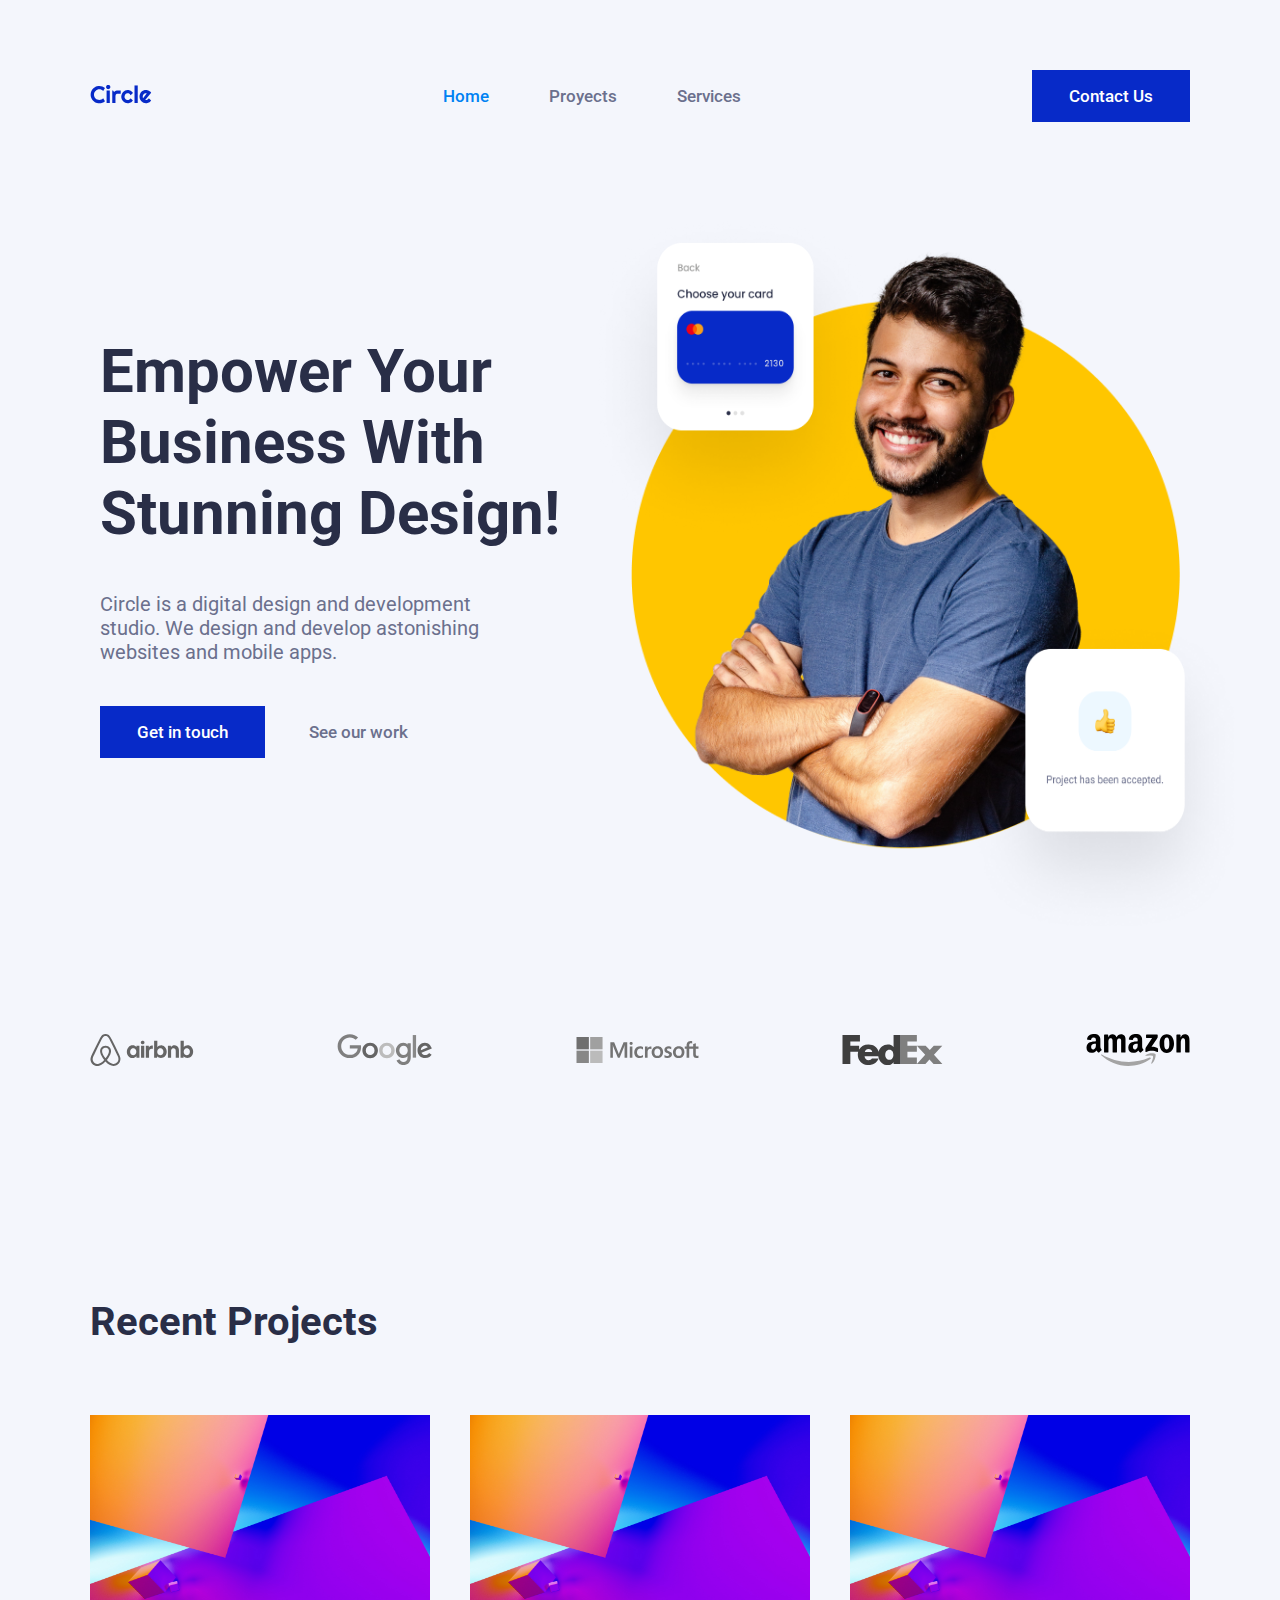
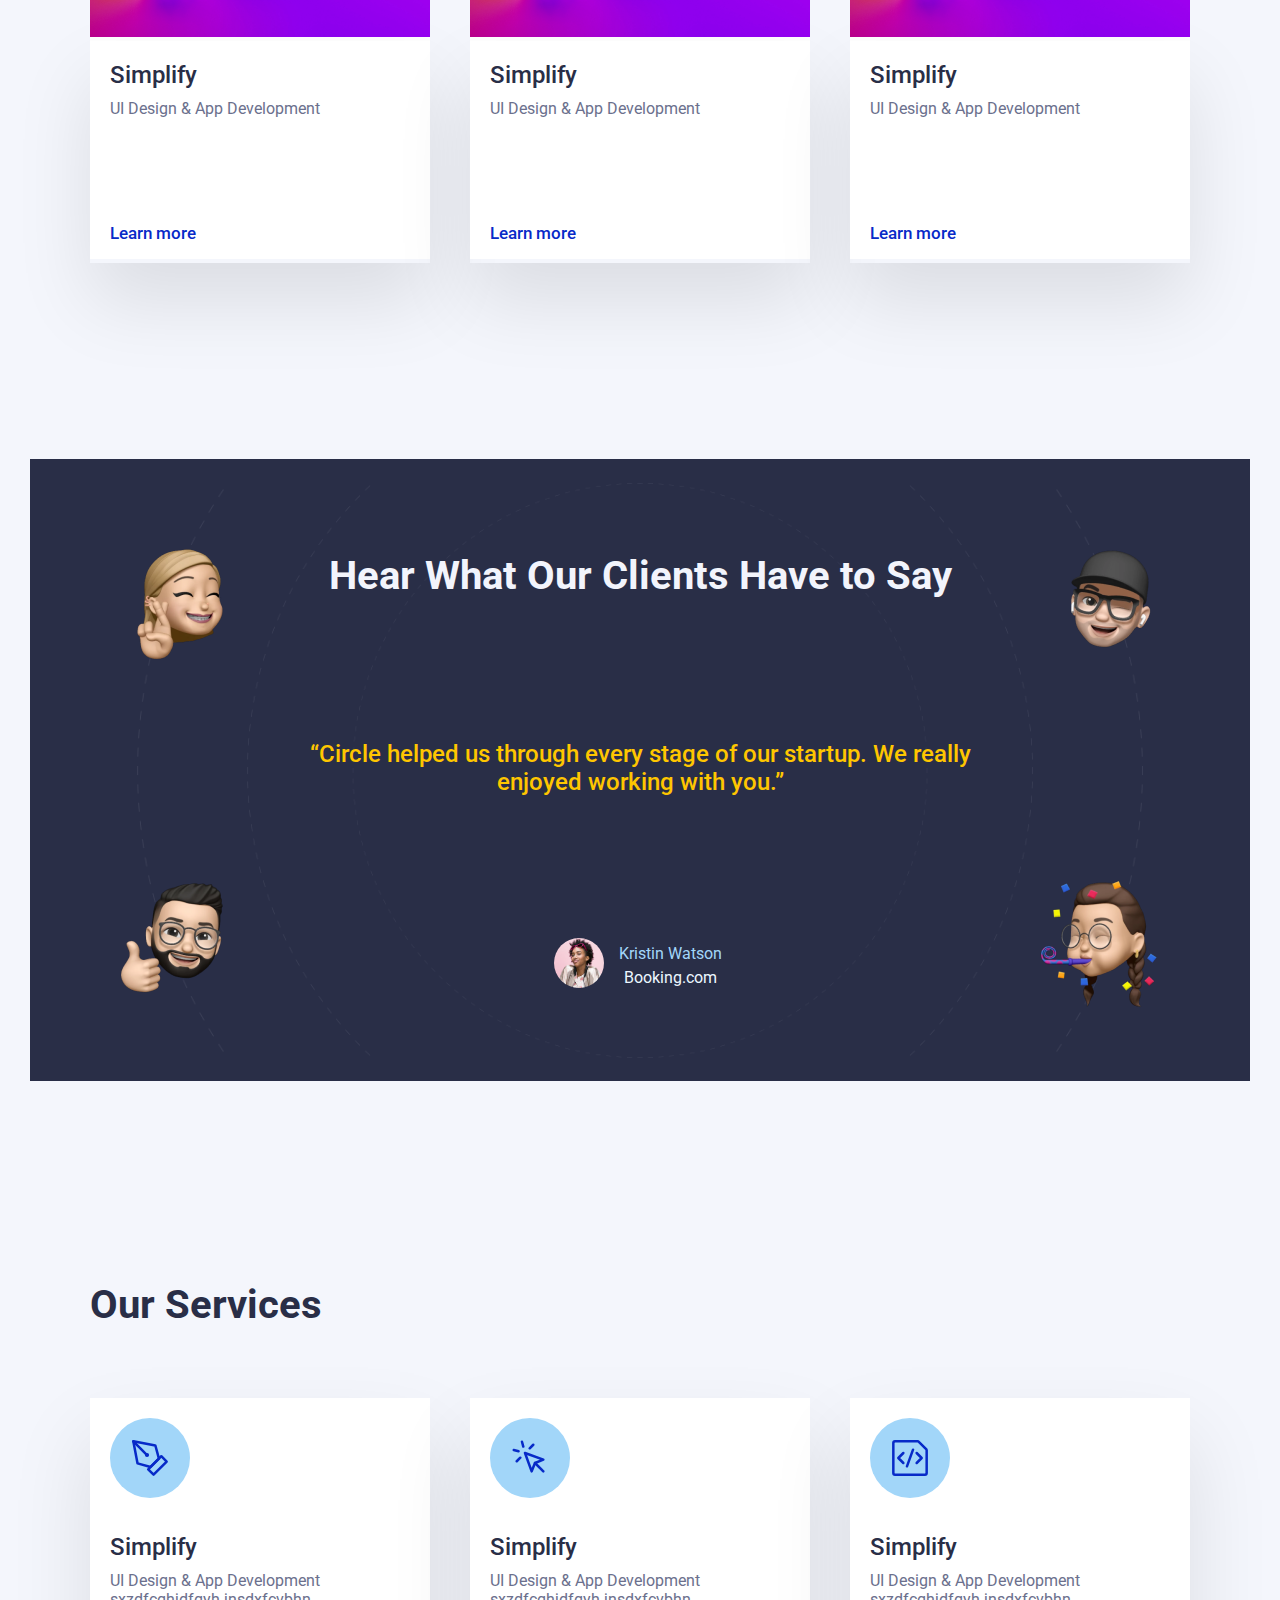
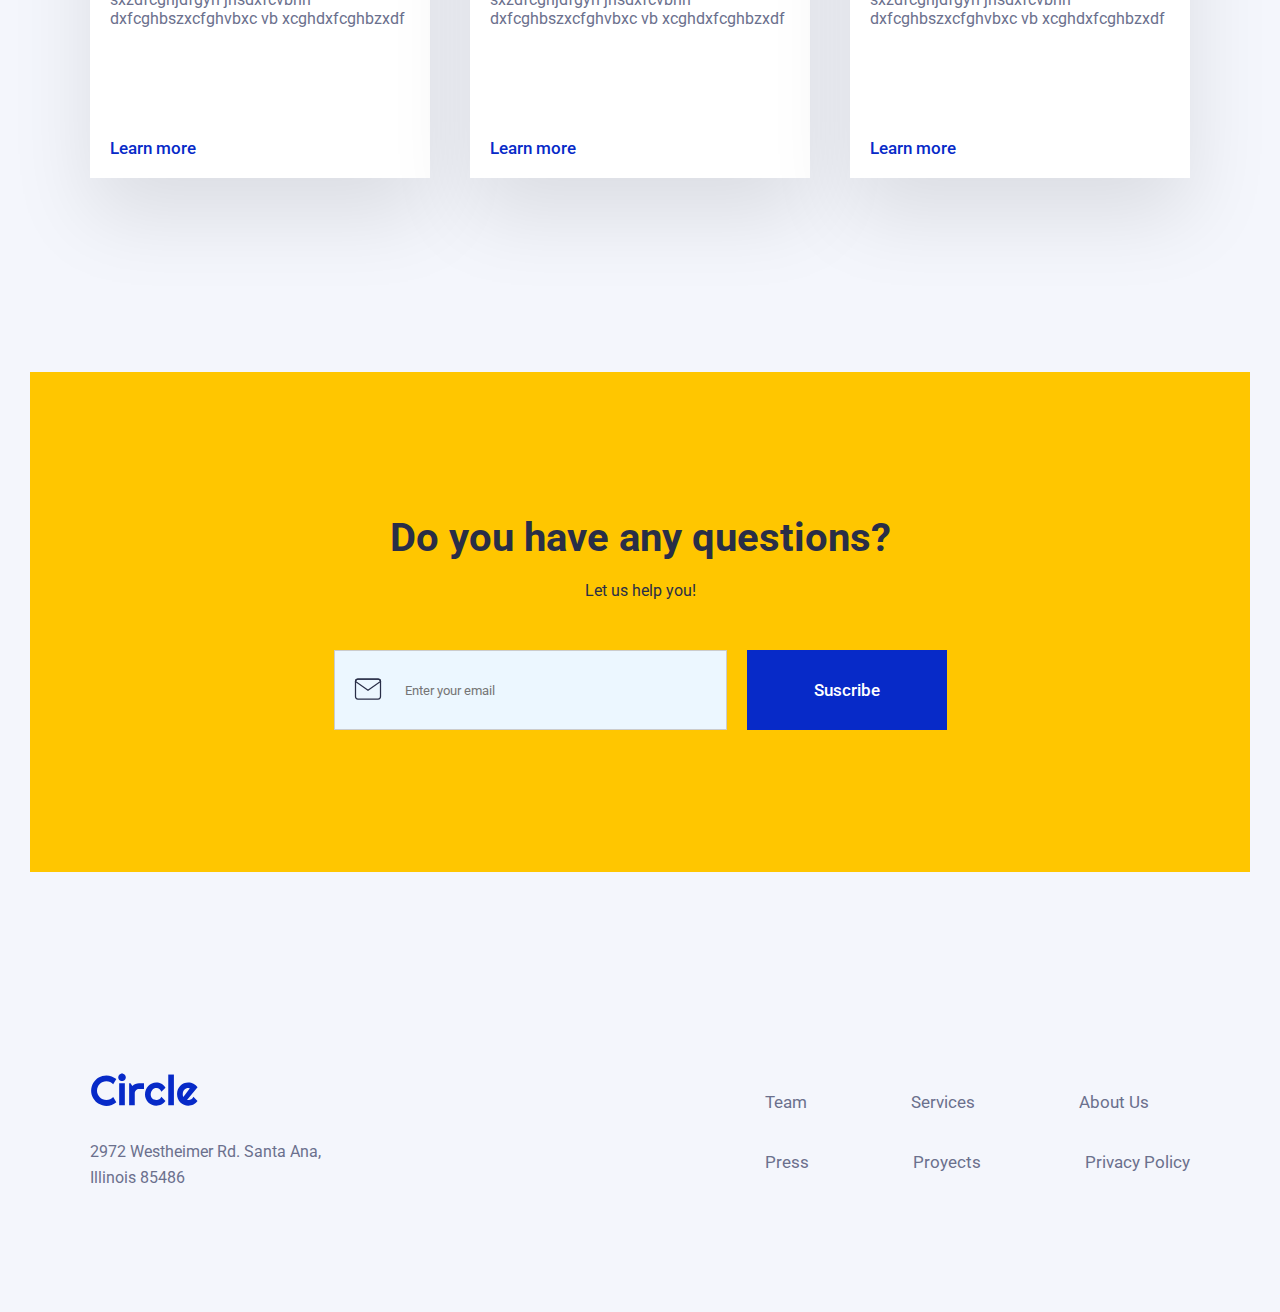
<file: index.html>
<!DOCTYPE html>
<html lang="es">
<head>
    <meta charset="UTF-8">
    <meta name="viewport" content="width=device-width, initial-scale=1.0">
    <title>Home Page MID-TERM proyect - Ana García Carrasco</title>
    <link rel="stylesheet" href="css/styles.css">
    <link href="https://fonts.googleapis.com/css2?family=Roboto:wght@100;300;400;500;700;900&display=swap" rel="stylesheet">
</head>
<body class="flex-container">
        <header class="navbar flex-item">
            <div class="container-navbar">
                <div class="navbar-logo">
                    <img src="img/logos/circle.svg" alt="">
                </div>
                <nav class="navbar-nav">
                    <a class="active" href="./index.html">Home</a>
                    <a href="./proyect.html">Proyects</a>
                    <a href="">Services</a>
                </nav>
                <div class="navbar-btn">
                    <button class="btn">Contact Us</button>
                </div>    
            </div>
        </header>
        <main class="main">
            <section class="heroSection flex-item">
                <div class="container-heroSection">
                    <div class="heroSection-content">
                        <h1>Empower Your Business With Stunning Design!</h1>
                        <p class="bodyIntroText-regular">Circle is a digital design and development studio. We design and develop astonishing websites and mobile apps.</p>
                        <div>
                            <button class="btn">Get in touch</button>
                            <a href="">See our work</a>
                        </div>

                    </div>
                    <div class="heroSection-image">
                        <img class="imagen-chico" src="./img/hero-section/hero-image.png" alt="">
                        <img class="heroSection-image-card-1" src="img/hero-section/card-1.png" alt="">
                        <img class="heroSection-image-card-2" src="img/hero-section/card-2.png" alt="">
                    </div>
                </div>
            </section>
            <section class="flex-item">
                <div class="clientSection">
                    <img src="./img/logos/airbnb-logo.svg" alt="">
                    <img src="./img/logos/google-logo.svg" alt="">
                    <img src="./img/logos/microsoft-logo.svg" alt="">
                    <img src="./img/logos/fedex-logo.svg" alt="">
                    <img src="./img/logos/amazon-logo.svg" alt="">

                </div>
            </section>
            <section class="flex-item">
                <div class="container-cards">
                    <h3>Recent Projects</h3>
                    <div class="Section-CARDS">
                        <div class="card-1">
                            <img class="card-img" src="./img/projects-section/1.jpg" alt=""> 
                            <div class="card-text">
                                <div>
                                    <p class="bodyIntroText-medium">Simplify</p>
                                    <p>UI Design & App Development</p>    
                                </div>
                                <a class="card-learnMore" href="">Learn more</a>
                            </div>                           
                        </div>
                        <div class="card-1">
                            <img class="card-img" src="./img/projects-section/1.jpg" alt=""> 
                            <div class="card-text">
                                <div>
                                    <p class="bodyIntroText-medium">Simplify</p>
                                    <p>UI Design & App Development</p>    
                                </div>
                                <a class="card-learnMore" href="">Learn more</a>
                            </div>                           
                        </div>
                        <div class="card-1">
                            <img class="card-img" src="./img/projects-section/1.jpg" alt=""> 
                            <div class="card-text">
                                <div>
                                    <p class="bodyIntroText-medium">Simplify</p>
                                    <p>UI Design & App Development</p>    
                                </div>
                                <a class="card-learnMore" href="">Learn more</a>
                            </div>                           
                        </div>
                    </div>    
                </div>
            </section>
            <section class="testimonialSection flex-item-2">
                    <div class="testimonialSection-texto">
                        <h3>Hear What Our Clients Have to Say</h3>
                        <p class="bodyIntroText-medium amarillo">“Circle helped us through every stage of our startup. We really enjoyed working with you.”</p>
                        <div class="clients-information">
                            <img src="./img/testimonial-section/profile.png" alt="">
                            <div>
                                <p>Kristin Watson</p>
                                <p>Booking.com</p>
                            </div>
                        </div>
                    </div>
                    <img class="emoji-1" src="./img/testimonial-section/memoji-1.png" alt="">
                    <img class="emoji-2" src="./img/testimonial-section/memoji-2.png" alt="">
                    <img class="emoji-3" src="./img/testimonial-section/memoji-3.png" alt="">
                    <img class="emoji-4" src="./img/testimonial-section/memoji-4.png" alt="">    
            </section>

            <section class="flex-item">
                <div class="container-cards">
                    <h3>Our Services</h3>
                    <div class="Section-CARDS">
                        <div class="card-2">
                            <img class="card-img-log" src="./img/services-section/icons/1.svg" alt="">                            
                            <div class="card-text-2">
                                <div>
                                    <p class="bodyIntroText-medium">Simplify</p>
                                    <p class="">UI Design & App Development sxzdfcghjdfgyh jnsdxfcvbhn dxfcghbszxcfghvbxc vb xcghdxfcghbzxdf</p>    
                                </div>
                            </div>
                            <a class="card-learnMore" href="">Learn more</a>                           
                        </div>
                        <div class="card-2">
                            <img class="card-img-log" src="./img/services-section/icons/2.svg" alt="">                            
                            <div class="card-text-2">
                                <div>
                                    <p class="bodyIntroText-medium">Simplify</p>
                                    <p class="">UI Design & App Development sxzdfcghjdfgyh jnsdxfcvbhn dxfcghbszxcfghvbxc vb xcghdxfcghbzxdf</p>    
                                </div>
                            </div>
                            <a class="card-learnMore" href="">Learn more</a>                           
                        </div>
                        <div class="card-2">
                            <img class="card-img-log" src="./img/services-section/icons/3.svg" alt="">                            
                            <div class="card-text-2">
                                <div>
                                    <p class="bodyIntroText-medium">Simplify</p>
                                    <p class="">UI Design & App Development sxzdfcghjdfgyh jnsdxfcvbhn dxfcghbszxcfghvbxc vb xcghdxfcghbzxdf</p>    
                                </div>
                            </div>
                            <a class="card-learnMore" href="">Learn more</a>                           
                        </div>
                    </div>    
                </div>
            </section>

            <section class="ctaSection flex-item-2">
                    <h3>Do you have any questions?</h3>
                    <p>Let us help you!</p>
                    <div>
                        <div class="textfield-div">
                            <div class="textfield-icon"></div>
                            <input class="textfield-input" type="text" placeholder="Enter your email"> 
                        </div>
                        <button class="btn">Suscribe</button>  
                    </div>
            </section>
        </main>
        <footer class="footer flex-item">
            <div class="footer-container">
                <div class="footer-content">
                    <img src="img/logos/circle.svg" alt="">
                    <p>2972 Westheimer Rd. Santa Ana, <br> Illinois 85486 </p>
                </div>
                <div class="footer-links">
                    <div>
                        <a href="">Team</a>
                        <a href="">Services</a>
                        <a href="">About Us</a>
                    </div>
                    <div>
                        <a href="">Press</a>
                        <a href="">Proyects</a>
                        <a href="">Privacy Policy</a>
                    </div>
                </div>
            </div>
        </footer>   
</body>
</html>
</file>
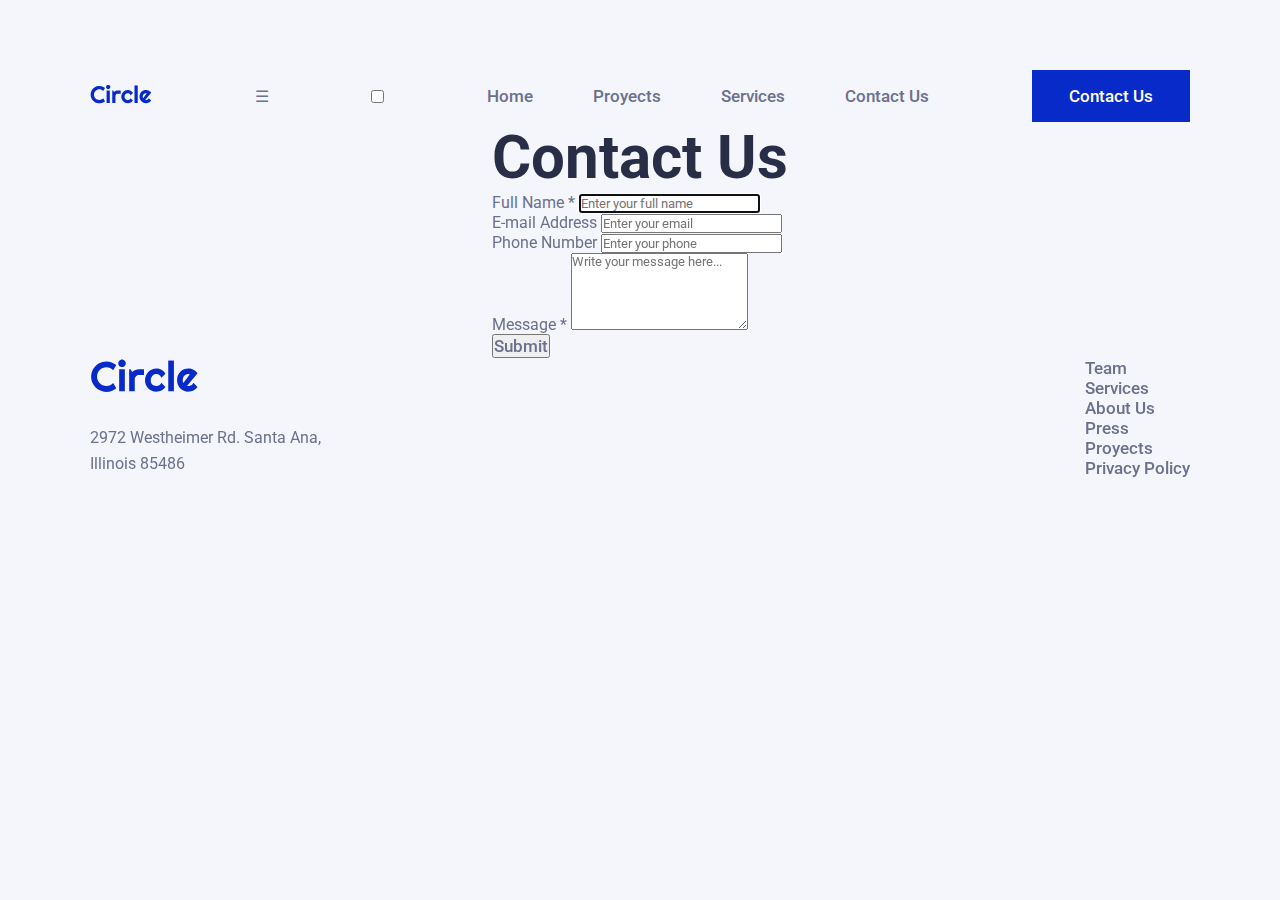
<file: contact.html>
<!DOCTYPE html>
<html lang="es">
<head>
    <meta charset="UTF-8">
    <meta name="viewport" content="width=device-width, initial-scale=1.0">
    <title>Contact page MID-TERM proyect - Ana García Carrasco</title>
    <link rel="stylesheet" href="css/styles.css">
    <link href="https://fonts.googleapis.com/css2?family=Roboto:wght@100;300;400;500;700;900&display=swap" rel="stylesheet">
</head>
<body class="flex-container">
    <header class="navbar flex-item">
        <div class="container-navbar">
            <div class="navbar-logo">
                <img src="img/logos/circle.svg" alt="">
            </div>
            <label for="toggle">&#9776;</label>
            <input type="checkbox" id="toggle"/>
            <nav class="navbar-nav menu">
                <a href="./index.html">Home</a>
                <a href="./proyect.html">Proyects</a>
                <a class="not-active" href="">Services</a>
                <a id="nav-contact" href="./contact.html">Contact Us</a>
            </nav>
            <div class="navbar-btn">
                <a href="./contact.html" target="_self"><button id="btn-enlace-form" class="btn">Contact Us</button></a>
            </div>    
        </div>
    </header>
        <main class="main flex-item">
<!-- CONTACT FORM -->
            <div class="contact-section">
                <h1 class="contact-us">Contact Us</h1>
                <form action="" id="contact-form" name="contact-form">
                    <div class="form-marginBot full">
                        <label>Full Name *</label>
                        <input id="name" class="input-form form-inputs" type="text" name="name" placeholder="Enter your full name" required autofocus>
                        <!-- pattern="^[A-ZÀ]{1}[a-zA-ZÀ-ÿ\u00f1\u00d1\s]{2,40}$" -->
                    </div>
                    <div class="form-marginBot mid-imput-form">
                            <label>E-mail Address</label>
                            <input id="email" class="input-form form-inputs" type="email" name="email"  placeholder="Enter your email" value="" required>
                            <!-- pattern="[a-zA-Z0-9_]+([.][a-zA-Z0-9_]+)*@[a-zA-Z0-9_]+([.][a-zA-Z0-9_]+)*[.][a-zA-Z]{2,5}" -->
                    </div>
                    <div class="form-marginBot mid-imput-form">
                        <label>Phone Number</label>
                        <input id="phone" class="input-form form-inputs" type="number" name="phone"  placeholder="Enter your phone" value="">
                    </div>
                    <div class="form-marginBot full">
                        <label>Message *</label>
                        <textarea id="message" class="full form-inputs" name="message" rows="5"  placeholder="Write your message here..." required></textarea>
                    </div>
                    <div class="full">
                        <button id="btn-submit" class="full btn-form" type="submit">Submit</button>
                    </div>
                </form>
            </div>
    <!-- End #contact-form -->
        </main>
        <footer id="id-footer" class="footer flex-item">
        </footer>

        <script src="./js/contact.js"></script>     
</body>
</html>
</file>
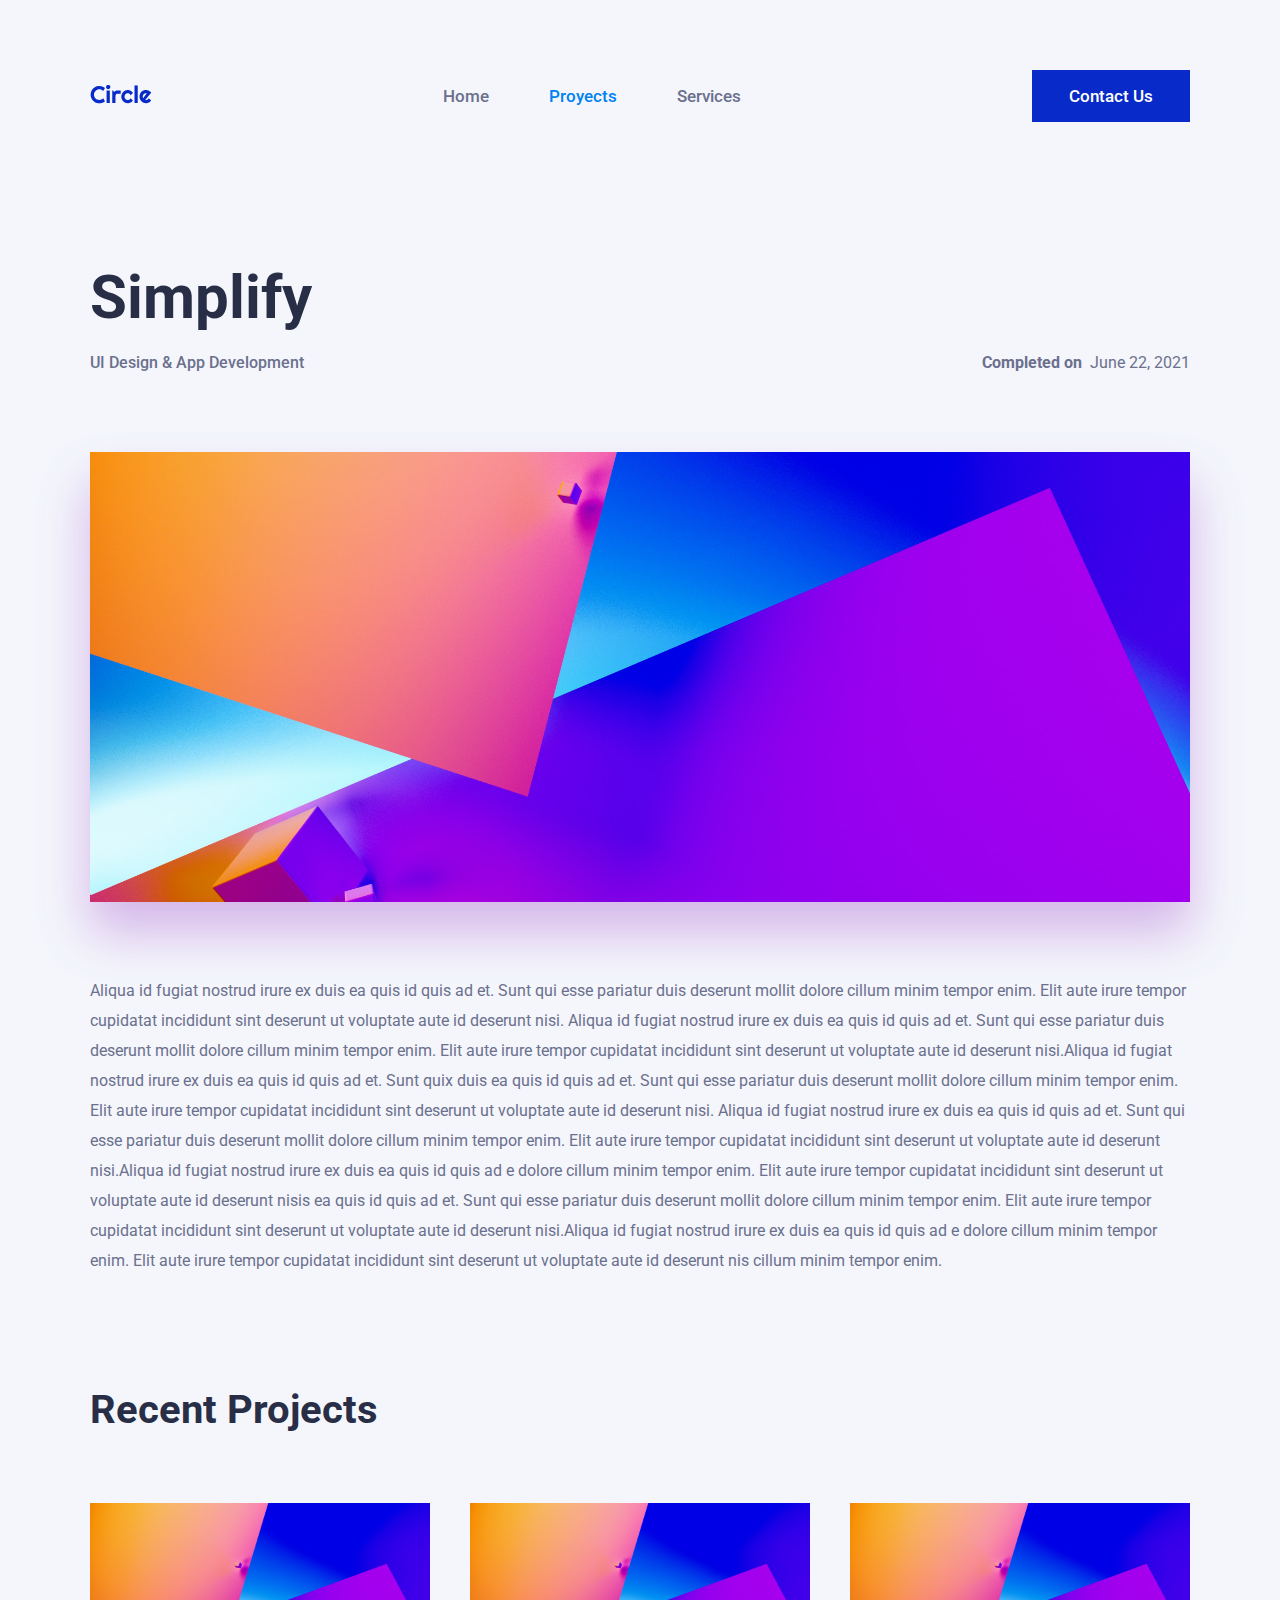
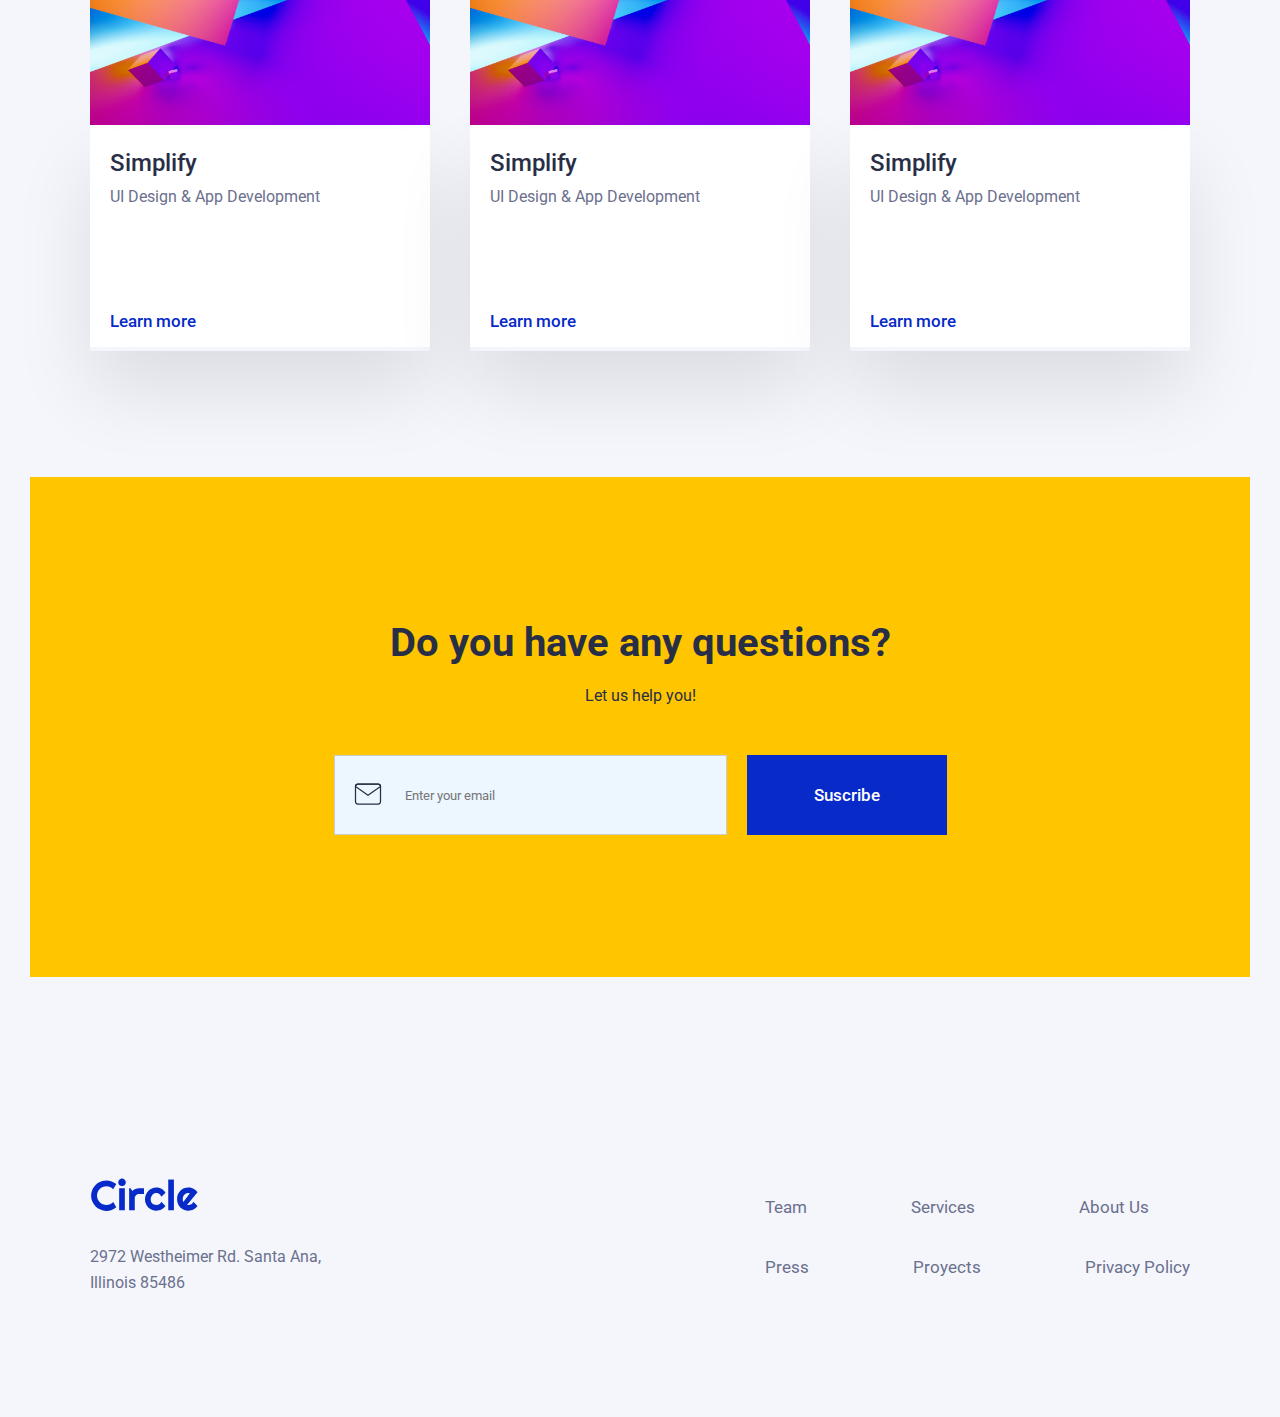
<file: proyect.html>
<!DOCTYPE html>
<html lang="es">
<head>
    <meta charset="UTF-8">
    <meta name="viewport" content="width=device-width, initial-scale=1.0">
    <title>Proyect page MID-TERM proyect - Ana García Carrasco</title>
    <link rel="stylesheet" href="css/styles.css">
    <link href="https://fonts.googleapis.com/css2?family=Roboto:wght@100;300;400;500;700;900&display=swap" rel="stylesheet">
</head>
<body class="flex-container">
        <header class="navbar flex-item">
            <div class="container-navbar">
                <div class="navbar-logo">
                    <img src="img/logos/circle.svg" alt="">
                </div>
                <nav class="navbar-nav">
                    <a href="./index.html">Home</a>
                    <a class="active" href="./proyect.html">Proyects</a>
                    <a href="">Services</a>
                </nav>
                <div class="navbar-btn">
                    <button class="btn">Contact Us</button>
                </div>    
            </div>
        </header>
        <main class="main">
            <section class="flex-item article-1">
                <h1 class="article-titulo">Simplify</h1>
                <div class="article-sub">
                    <p class="article-subtitulo">UI Design & App Development</p>
                    <div class="article-dat">
                        <p><strong>Completed on </strong></p>
                        <p class="article-data"> June 22, 2021</p>
                    </div>
                </div>
                <div>
                    <img class="article-img" src="./img/projects-section/1.jpg" alt="">
                    <p class="article-text">Aliqua id fugiat nostrud irure ex duis ea quis id quis ad et. Sunt qui esse pariatur duis deserunt mollit dolore cillum minim tempor enim. Elit aute irure tempor cupidatat incididunt sint deserunt ut voluptate aute id deserunt nisi. Aliqua id fugiat nostrud irure ex duis ea quis id quis ad et. Sunt qui esse pariatur duis deserunt mollit dolore cillum minim tempor enim. Elit aute irure tempor cupidatat incididunt sint deserunt ut voluptate aute id deserunt nisi.Aliqua id fugiat nostrud irure ex duis ea quis id quis ad et. Sunt quix duis ea quis id quis ad et. Sunt qui esse pariatur duis deserunt mollit dolore cillum minim tempor enim. Elit aute irure tempor cupidatat incididunt sint deserunt ut voluptate aute id deserunt nisi.

                        Aliqua id fugiat nostrud irure ex duis ea quis id quis ad et. Sunt qui esse pariatur duis deserunt mollit dolore cillum minim tempor enim. Elit aute irure tempor cupidatat incididunt sint deserunt ut voluptate aute id deserunt nisi.Aliqua id fugiat nostrud irure ex duis ea quis id quis ad e dolore cillum minim tempor enim. Elit aute irure tempor cupidatat incididunt sint deserunt ut voluptate aute id deserunt nisis ea quis id quis ad et. Sunt qui esse pariatur duis deserunt mollit dolore cillum minim tempor enim. Elit aute irure tempor cupidatat incididunt sint deserunt ut voluptate aute id deserunt nisi.Aliqua id fugiat nostrud irure ex duis ea quis id quis ad e dolore cillum minim tempor enim. Elit aute irure tempor cupidatat incididunt sint deserunt ut voluptate aute id deserunt nis cillum minim tempor enim. </p>
                </div>
            </section>
            <section class="flex-item">
                <div class="container-cards format-margin">
                    <h3>Recent Projects</h3>
                    <div class="Section-CARDS">
                        <div class="card-1">
                            <img class="card-img" src="./img/projects-section/1.jpg" alt=""> 
                            <div class="card-text">
                                <div>
                                    <p class="bodyIntroText-medium">Simplify</p>
                                    <p>UI Design & App Development</p>    
                                </div>
                                <a class="card-learnMore" href="">Learn more</a>
                            </div>                           
                        </div>
                        <div class="card-1">
                            <img class="card-img" src="./img/projects-section/1.jpg" alt=""> 
                            <div class="card-text">
                                <div>
                                    <p class="bodyIntroText-medium">Simplify</p>
                                    <p>UI Design & App Development</p>    
                                </div>
                                <a class="card-learnMore" href="">Learn more</a>
                            </div>                           
                        </div>
                        <div class="card-1">
                            <img class="card-img" src="./img/projects-section/1.jpg" alt=""> 
                            <div class="card-text">
                                <div>
                                    <p class="bodyIntroText-medium">Simplify</p>
                                    <p>UI Design & App Development</p>    
                                </div>
                                <a class="card-learnMore" href="">Learn more</a>
                            </div>                           
                        </div>
                    </div>    
                </div>
            </section>
                        
            <section class="ctaSection flex-item-2">
                    <h3>Do you have any questions?</h3>
                    <p>Let us help you!</p>
                    <div>
                        <div class="textfield-div">
                            <div class="textfield-icon"></div>
                            <input class="textfield-input" type="text" placeholder="Enter your email"> 
                        </div>
                        <button class="btn">Suscribe</button>  
                    </div>
            </section>
        </main>
        <footer class="footer flex-item">
            <div class="footer-container">
                <div class="footer-content">
                    <img src="img/logos/circle.svg" alt="">
                    <p>2972 Westheimer Rd. Santa Ana, <br> Illinois 85486 </p>
                </div>
                <div class="footer-links">
                    <div>
                        <a href="">Team</a>
                        <a href="">Services</a>
                        <a href="">About Us</a>
                    </div>
                    <div>
                        <a href="">Press</a>
                        <a href="">Proyects</a>
                        <a href="">Privacy Policy</a>
                    </div>
                </div>
            </div>
        </footer>   
</body>
</html>
</file>
<file: css/styles.css>
*, *::before, *::after, html{
    padding: 0;
    margin: 0;
    font-family:'Roboto', sans-serif;
    color: var(--color-neutral-medium);
    box-sizing: border-box;
}
:root{
    /*Color style*/
    --color-primary-default: #072AC8;
    --color-accent: #43DAFF;
    --color-primary-hover: #A2D6F9;
    --color-primary-tapped: #D1EDFF;
    --color-neutral-dark: #292E47;
    --color-neutral-medium: #6B708D;
    --color-neutral-light: #F2F4FC;
    --color-neutral-lightBlue: #ECF7FF;
    --color-secondary-1: #FFC600;
}
/*text styles*/
h1 {
    font-size: 60px;
}
h2{
    font-size: 50px;
}
h3{
    font-size: 40px;
}
h4{
    font-size: 24px;

}
h1,h2,h3,h4{
    font-weight: 700;
    color: var(--color-neutral-dark);
}
.bodyIntroText-medium{
    font-size: 24px;
    font-weight: 500;
    color: var(--color-neutral-dark);
}
.bodyIntroText-regular{
    font-size: 20px;
    font-weight: 400;
}
.headlineText-regular{
    font-size: 17px;
    font-weight: 400;
}
.headlineText-medium{
    font-size: 17px;
    font-weight: 500;
}
.caption1Text{
    font-size: 15px;
    font-weight: 400;
}
.caption2Text{
    font-size: 13px;
    font-weight: 400;
}
a, button{
    text-decoration: none;
    font-size: 17px;
    font-weight: 500;
}

/*class para enlace actual*/
.active{
    color: #0082f3 !important;
}

/*basicos*/
body{
    margin: 0 auto;
    background-color: #F4F6FC;
}
/* .container-body{
    width: 1440px;
    border: 1px solid red;
    display: flex;
    flex-direction: column;
    justify-content: center;
    box-sizing: border-box;
} */
.btn{
    background-color: var(--color-primary-default);
    padding: 15px 36px;
    color: white;
    border:1px solid var(--color-primary-default);
}
.input{
    background-color: var(--color-neutral-lightBlue);
    padding: 15px 36px;
    color: white;
    border:1px solid var(--color-neutral-lightBlue);

}
.textfield-div{
  position: relative;  
  width: 393px;
  height: 80px;
}
.textfield-icon{
    position: absolute;
    left: 5%;
    top: 30%;
    right: auto;
    bottom: auto;
    width: 30px;
    height: 30px;
    background-image: url(../img/newsletter/icon/mail.svg);
    background-position: 50% 50%;
    background-size: auto;
    background-repeat: no-repeat;

}
.textfield-input{
    width: 393px;
    height: 80px;
    margin-bottom: 0px;
    padding-left: 70px;
    background-color: #ecf7ff;
    color: #292e47;
    border: 1px solid #cccccc;
}
/* -- main -- */


.main{

    flex-direction: column;
    display: flex;
    justify-content: center;
    align-items: center;
    box-sizing: border-box;
    width: 100%;
}

/*clases para el body y sus contenedores tipo flex*/
.flex-container{

    max-width: 1440px;
    display: flex;
    flex-direction: column;
    justify-content: center;
    align-items: center;

}
.flex-item{
    width: 100%;
    max-width: 1099.36px;
}
.flex-item-2{
    width: calc(100% - 60px);
}

/* -- Navbar -- */
.navbar {
    box-sizing: border-box;

    height: 122px;
    display: flex;
    justify-content: center;
    align-items: flex-end;
}

.container-navbar{
    display: flex;
    justify-content: space-between;
    align-items: center;
    width: 100%;
    height: 52px;

}
.navbar-nav{
    display: flex;
    flex-direction: row;
    align-items: flex-start;
    padding: 0px;
    gap: 60px;
}

.navbar-nav > a:hover{
    color: var(--color-primary-default) !important;
}


/* -- section 1 -- */
.heroSection{
    width: 100%;
    height: 650px;
    box-sizing: border-box;
    margin-top: 100px;
}


.container-heroSection{
    height: 100%;
    display: flex;
    flex-direction: row;
    justify-content: center;
    align-items: center;
}

.heroSection-content{
    width: 530px;
    height: 422px;
    display: flex;
    flex-direction: column;
    justify-content: space-between;
}
.heroSection-content > p{
    width: 435px;
}
.heroSection-content > div > button{
    margin-right: 40px;
}
.heroSection-image{
    width: calc(100% - 550px);
    height: 100%;
    position: relative;
}
.heroSection-image-card-1{
    position: absolute;
    top: -20px;
    left: -50px;
    width: 310px;
    height: 350px;
    z-index: 2;
    
}
.heroSection-image-card-2{
    position: absolute;
    width: 290px;
    height: 330px;
    bottom: -70px;
    right: -70px;
    z-index: 2;
}
.imagen-chico{
    width: 100%;
    position: absolute;
    top: 0;
    left: 0;
    right: 0;
    bottom: 0;
    margin: auto;
    z-index: auto;
}

/* -- section 2-- */

.clientSection{
    margin-top: 130px;
    height: 96px;
    display: flex;
    justify-content: space-between;
    align-items: center;
    width: 100%;
    filter: grayscale(100%);
}

/* -- section 3 and 5 CARDS -- */

.container-cards{

    height: 561px;
    margin-top: 200px;
    display: flex;
    flex-direction: column;
    justify-content: space-between;
}
.Section-CARDS{

    display: flex;
    flex-direction: row;
    justify-content: space-between;
}
.card-1{
    width: 340px;
    height: 444px;
    background-color: white;


}
.card-img{
    width: 100%;
    height: 50%;
}
.card-text{
    box-sizing: border-box;
    height: 50%;
    display: flex;
    flex-direction: column;
    justify-content: space-between;
    padding: 20px;
    box-shadow: 0px 38.7755px 77.551px rgba(0, 0, 0, 0.1);
}
.card-text > div > p{
    margin-bottom: 10px;

}
.card-text-2 > div > p{
    margin-bottom: 10px;

}

.card-learnMore{
    color: var(--color-primary-default);
}

.card-2{
    width: 340px;
    height: 380px;
    background-color: white;
    margin-bottom: 64px;
    display: flex;
    flex-direction: column;
    justify-content: space-between;
    padding: 20px;
    box-shadow: 0px 38.7755px 77.551px rgba(0, 0, 0, 0.1);
}
.card-text-2{
    box-sizing: border-box;
    height: 50%;
    display: flex;
    flex-direction: column;
    justify-content: space-between;
}

.card-img-log{
    width: 80px;
    height: 80px;
    border-radius: 50px;
    background-color: var(--color-primary-hover);
    object-fit:scale-down;
}

/* -- Section 4 testimonial -- */


.testimonialSection{

    height: 622px;
    background-color: var(--color-neutral-dark);
    margin-top: 200px;
    background-image: url(../img/testimonial-section/orbit.png);
    background-repeat: no-repeat;
    background-position: center;
    background-size: contain;
    position: relative;

}
.emoji-1, .emoji-2, .emoji-3, .emoji-4{
    position: absolute;
    width: 150px;
}
.emoji-1{
    top: 70px;
    left: 70px;
}
.emoji-2{
    right: 70px;
    top: 70px;
}
.emoji-3{
    bottom: 70px;
    left: 70px;
}
.emoji-4{
    bottom: 70px;
    right: 70px;
}

.testimonialSection-texto{
    position: absolute;
    top: 0;
    left: 0;
    right: 0;
    bottom: 0;
    margin: auto;
    z-index: auto;
    width: 670px;
    height: 70%;
    display: flex;
    flex-direction: column;
    align-items: center;
    justify-content: space-between;
    text-align: center;
} 
.amarillo{
    color: var(--color-secondary-1);
}
.testimonialSection-texto > h3{
    color: var(--color-neutral-light);
}
.clients-information{
    height: 50px;
    display: flex;
    align-items: center;
    justify-content:center;

}
.clients-information > img{
    width: 50px;
    height: 50px;
    object-fit: cover;
    border-radius: 50px;

}
.clients-information > div {
    padding-left: 10px;
}
.clients-information > div >p:nth-child(1){
color: var(--color-primary-hover);
margin: 5px;
}
.clients-information > div >p:nth-child(2){
    color: var(--color-neutral-lightBlue);
}

/* -- section 6 -- CTA section */

.ctaSection{
    height: 500px;
    margin-top: 130px;
    margin-bottom: 200px;
    background-color: var(--color-secondary-1);
    display: flex;
    flex-direction: column;
    align-items: center;
    justify-content:center;
}
.ctaSection > p{
    color: var(--color-neutral-dark);
    padding-top: 20px;
}
.ctaSection > div{
    padding-top: 50px;
    display: flex;
    gap: 20px;
}
.ctaSection > div > button{
width: 200px;
}

/* -- footer -- */

.footer{
    height: 240px;

}
.footer-container{
    height: 120px;
    display: flex;
    align-items: center;
    justify-content:space-between;

}
.footer-content{
    height: 100%;

    display: flex;
    flex-direction: column;
    align-items:baseline;
    justify-content:space-between;
}
.footer-content > img{
   height: 35px;
}
.footer-content > p{
 line-height: 20pt;    
}

.footer-links {
    height: 100%;
    display: flex;
    flex-direction: column;
    align-items:baseline;
    justify-content:space-around;
    text-align: left;
}
.footer-links > div > a{
    padding-left: 100px;
    font-weight: 400;
}





/*-------------------- PROYECT PAGE ----------------------*/
.article-1{
    margin-top: 140px;
    margin-bottom: 70px;
    padding-bottom: 40px;
}
.article-sub{
    padding: 20px 0 80px 0;
    display: flex;
    justify-content: space-between;
}
.article-dat{
    display: flex;
    gap: 8px;
}
.article-subtitulo{
    font-weight: 500;
}
.article-img{
    width: 100%;
    height: 450px;
    object-fit: cover;
    object-position: center center;
    box-shadow: 0px 30.7755px 47.551px rgba(140, 32, 190, 0.3);
}
.article-text{
    margin-top: 70px;
    line-height: 30px;
}
.format-margin{
    margin-top: 0 !important;
}
</file>
